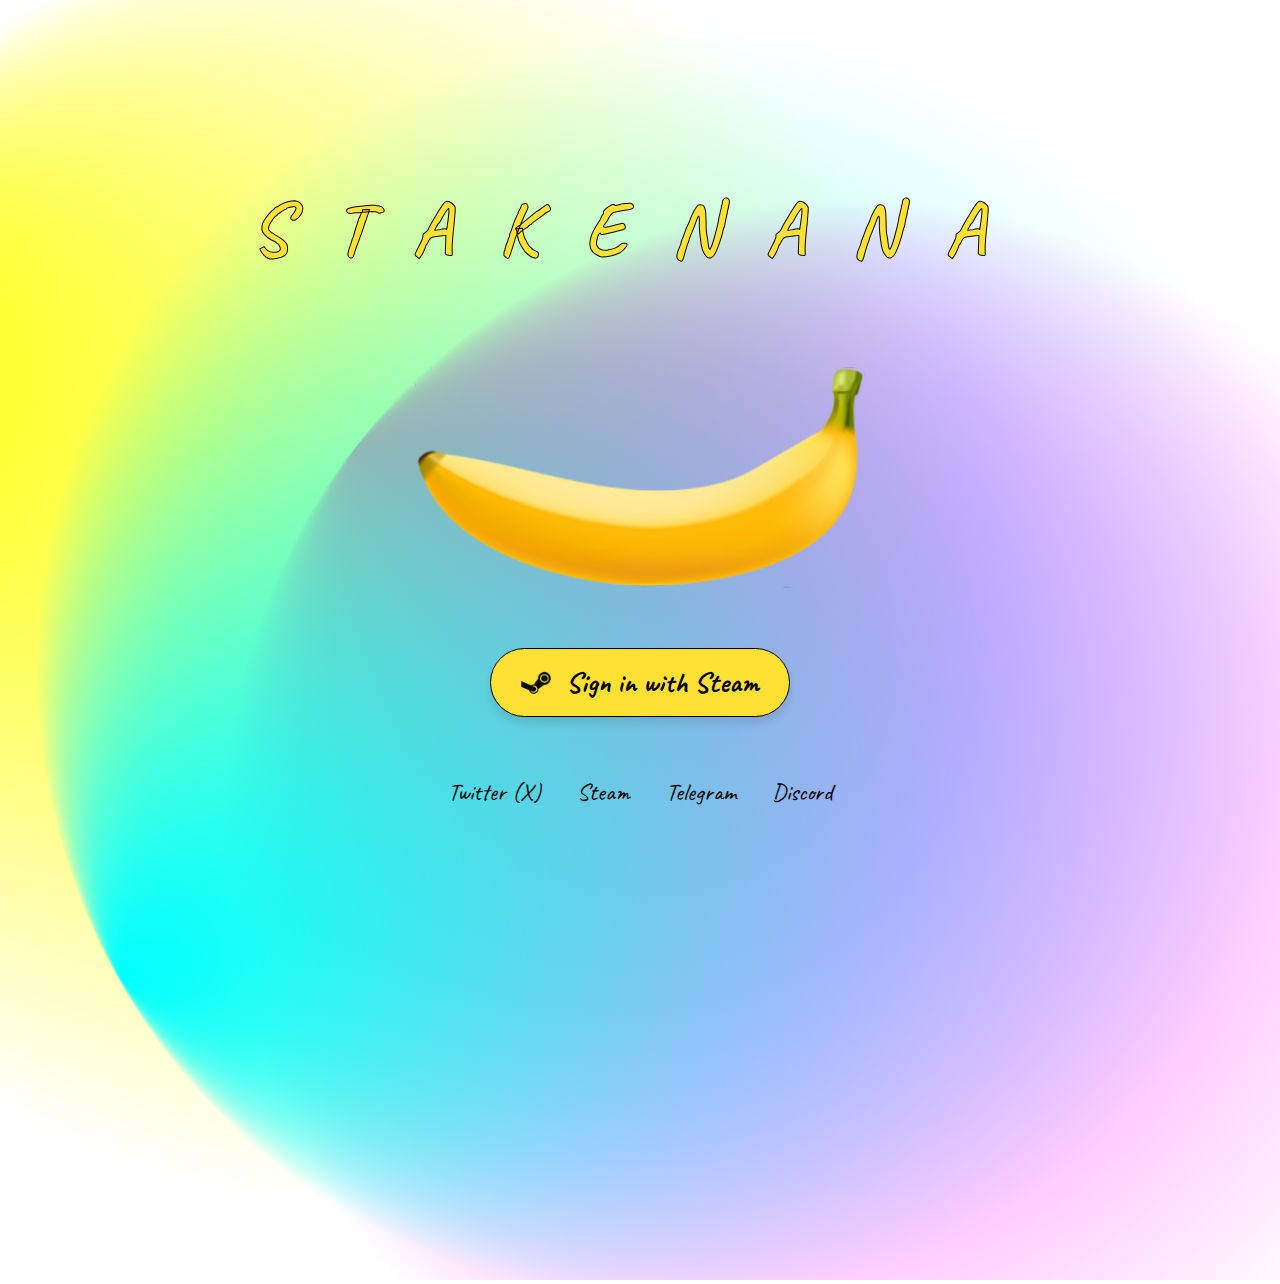
<file: index.html>
<!DOCTYPE html>
<html lang="en">
<head>
    <meta charset="UTF-8">
    <meta name="viewport" content="width=device-width, initial-scale=1.0">
    <title>STAKENANA</title>
    <link rel="stylesheet" href="style.css">
    <link href="https://fonts.googleapis.com/css2?family=Caveat:wght@400..700&display=swap" rel="stylesheet">
</head>
<body>
    <div id="bg-wrap">
        <svg viewBox="0 0 100 100" preserveAspectRatio="xMidYMid slice">
            <defs>
                <radialGradient id="Gradient1" cx="50%" cy="50%" fx="0.441602%" fy="50%" r=".5">
                    <animate attributeName="fx" dur="34s" values="0%;3%;0%" repeatCount="indefinite"></animate>
                    <stop offset="0%" stop-color="rgba(255, 0, 255, 1)"></stop>
                    <stop offset="100%" stop-color="rgba(255, 0, 255, 0)"></stop>
                </radialGradient>
                <radialGradient id="Gradient2" cx="50%" cy="50%" fx="2.68147%" fy="50%" r=".5">
                    <animate attributeName="fx" dur="23.5s" values="0%;3%;0%" repeatCount="indefinite"></animate>
                    <stop offset="0%" stop-color="rgba(255, 255, 0, 1)"></stop>
                    <stop offset="100%" stop-color="rgba(255, 255, 0, 0)"></stop>
                </radialGradient>
                <radialGradient id="Gradient3" cx="50%" cy="50%" fx="0.836536%" fy="50%" r=".5">
                    <animate attributeName="fx" dur="21.5s" values="0%;3%;0%" repeatCount="indefinite"></animate>
                    <stop offset="0%" stop-color="rgba(0, 255, 255, 1)"></stop>
                    <stop offset="100%" stop-color="rgba(0, 255, 255, 0)"></stop>
                </radialGradient>
                <radialGradient id="Gradient4" cx="50%" cy="50%" fx="4.56417%" fy="50%" r=".5">
                    <animate attributeName="fx" dur="23s" values="0%;5%;0%" repeatCount="indefinite"></animate>
                    <stop offset="0%" stop-color="rgba(0, 255, 0, 1)"></stop>
                    <stop offset="100%" stop-color="rgba(0, 255, 0, 0)"></stop>
                </radialGradient>
                <radialGradient id="Gradient5" cx="50%" cy="50%" fx="2.65405%" fy="50%" r=".5">
                    <animate attributeName="fx" dur="24.5s" values="0%;5%;0%" repeatCount="indefinite"></animate>
                    <stop offset="0%" stop-color="rgba(0,0,255, 1)"></stop>
                    <stop offset="100%" stop-color="rgba(0,0,255, 0)"></stop>
                </radialGradient>
                <radialGradient id="Gradient6" cx="50%" cy="50%" fx="0.981338%" fy="50%" r=".5">
                    <animate attributeName="fx" dur="25.5s" values="0%;5%;0%" repeatCount="indefinite"></animate>
                    <stop offset="0%" stop-color="rgba(255,0,0, 1)"></stop>
                    <stop offset="100%" stop-color="rgba(255,0,0, 0)"></stop>
                </radialGradient>
            </defs>
            <rect x="13.744%" y="1.18473%" width="100%" height="100%" fill="url(#Gradient1)" transform="rotate(334.41 50 50)">
                <animate attributeName="x" dur="20s" values="25%;0%;25%" repeatCount="indefinite"></animate>
                <animate attributeName="y" dur="21s" values="0%;25%;0%" repeatCount="indefinite"></animate>
                <animateTransform attributeName="transform" type="rotate" from="0 50 50" to="360 50 50" dur="7s" repeatCount="indefinite"></animateTransform>
            </rect>
            <rect x="-2.17916%" y="35.4267%" width="100%" height="100%" fill="url(#Gradient2)" transform="rotate(255.072 50 50)">
                <animate attributeName="x" dur="23s" values="-25%;0%;-25%" repeatCount="indefinite"></animate>
                <animate attributeName="y" dur="24s" values="0%;50%;0%" repeatCount="indefinite"></animate>
                <animateTransform attributeName="transform" type="rotate" from="0 50 50" to="360 50 50" dur="12s" repeatCount="indefinite"></animateTransform>
            </rect>
            <rect x="9.00483%" y="14.5733%" width="100%" height="100%" fill="url(#Gradient3)" transform="rotate(139.903 50 50)">
                <animate attributeName="x" dur="25s" values="0%;25%;0%" repeatCount="indefinite"></animate>
                <animate attributeName="y" dur="12s" values="0%;25%;0%" repeatCount="indefinite"></animate>
                <animateTransform attributeName="transform" type="rotate" from="360 50 50" to="0 50 50" dur="9s" repeatCount="indefinite"></animateTransform>
            </rect>
        </svg>
    </div>
    <div class="container">
        <h1 class="title">STAKENANA</h1>
        <img src="images/banana.png" alt="Banana" class="banana">
        <button class="steam-button">
            <img src="images/steam.png" alt="Steam Logo" class="steam-logo">
            Sign in with Steam
        </button>
        <div class="links">
            <a href="#">Twitter (X)</a>
            <a href="#">Steam</a>
            <a href="#">Telegram</a>
            <a href="#">Discord</a>
        </div>
    </div>
</body>
</html>
</file>
<file: style.css>
body {
    margin: 0;
    font-family: Arial, sans-serif;
    display: flex;
    justify-content: center;
    align-items: center;
    height: 100vh;
    overflow: hidden;
    color: #000;
    position: relative;
}

#bg-wrap {
    position: absolute;
    width: 100%;
    height: 100%;
    top: 0;
    left: 0;
    z-index: -1;
}

.container {
    text-align: center;
    z-index: 1;
    display: flex;
    flex-direction: column;
    align-items: center;
    justify-content: center;
    height: 100%;
    text-align: center;
}

.title {
    font-family: 'Caveat', sans-serif;
    font-weight: 700;
    color: #ffe135;
    -webkit-text-stroke: 1px #000;
    font-size: 76px;
    line-height: 225%; 
    letter-spacing: 0.615em;
}

.banana {
    width: 450px; /* Увеличено на 50% */
    height: auto;
    margin-bottom: 30px; /* Увеличено на 50% */
    transition: transform 0.2s; /* Добавлен переход для плавной анимации */
    cursor: pointer;
}

.banana:hover {
    animation: shake 0.5s; /* Применение анимации при наведении */
    animation-iteration-count: infinite; /* Бесконечное повторение анимации */
}

@keyframes shake {
    0% { transform: translate(1px, 1px) rotate(0deg); }
    10% { transform: translate(-1px, -2px) rotate(-1deg); }
    20% { transform: translate(-3px, 0px) rotate(1deg); }
    30% { transform: translate(3px, 2px) rotate(0deg); }
    40% { transform: translate(1px, -1px) rotate(1deg); }
    50% { transform: translate(-1px, 2px) rotate(-1deg); }
    60% { transform: translate(-3px, 1px) rotate(0deg); }
    70% { transform: translate(3px, 1px) rotate(-1deg); }
    80% { transform: translate(-1px, -1px) rotate(1deg); }
    90% { transform: translate(1px, 2px) rotate(0deg); }
    100% { transform: translate(1px, -2px) rotate(-1deg); }
}

.steam-button {
    padding: 15px 30px;
    font-size: 1.8em;
    cursor: pointer;
    display: inline-flex;
    align-items: center;
    margin-top: 30px;
    color: black;
    background-color: #FFE135;
    border: 1.5px solid black;
    border-radius: 1344px;
    text-decoration: none;
    box-shadow: 0px 6px 9px rgba(0, 0, 0, 0.1);
    font-family: 'Caveat', sans-serif;
    font-weight: 700;
    transition: transform 0.3s ease-in-out;
}
.steam-button:hover {
    animation: pulse 1s; /* Применение анимации при наведении */
    animation-iteration-count: infinite; /* Бесконечное повторение анимации */
}

@keyframes pulse {
    0% { transform: scale(1); }
    50% { transform: scale(1.1); }
    100% { transform: scale(1); }
}

.steam-logo {
    width: 30px;
    height: auto;
    margin-right: 15px;
}

.links {
    margin-top: 60px;
    font-size: 1.5em;
    font-family: 'Caveat', sans-serif;
    font-weight: 400;
}

.links a {
    margin: 0 15px;
    color: #000;
    text-decoration: none;
}

.links a:hover {
    text-decoration: underline;
}
</file>
